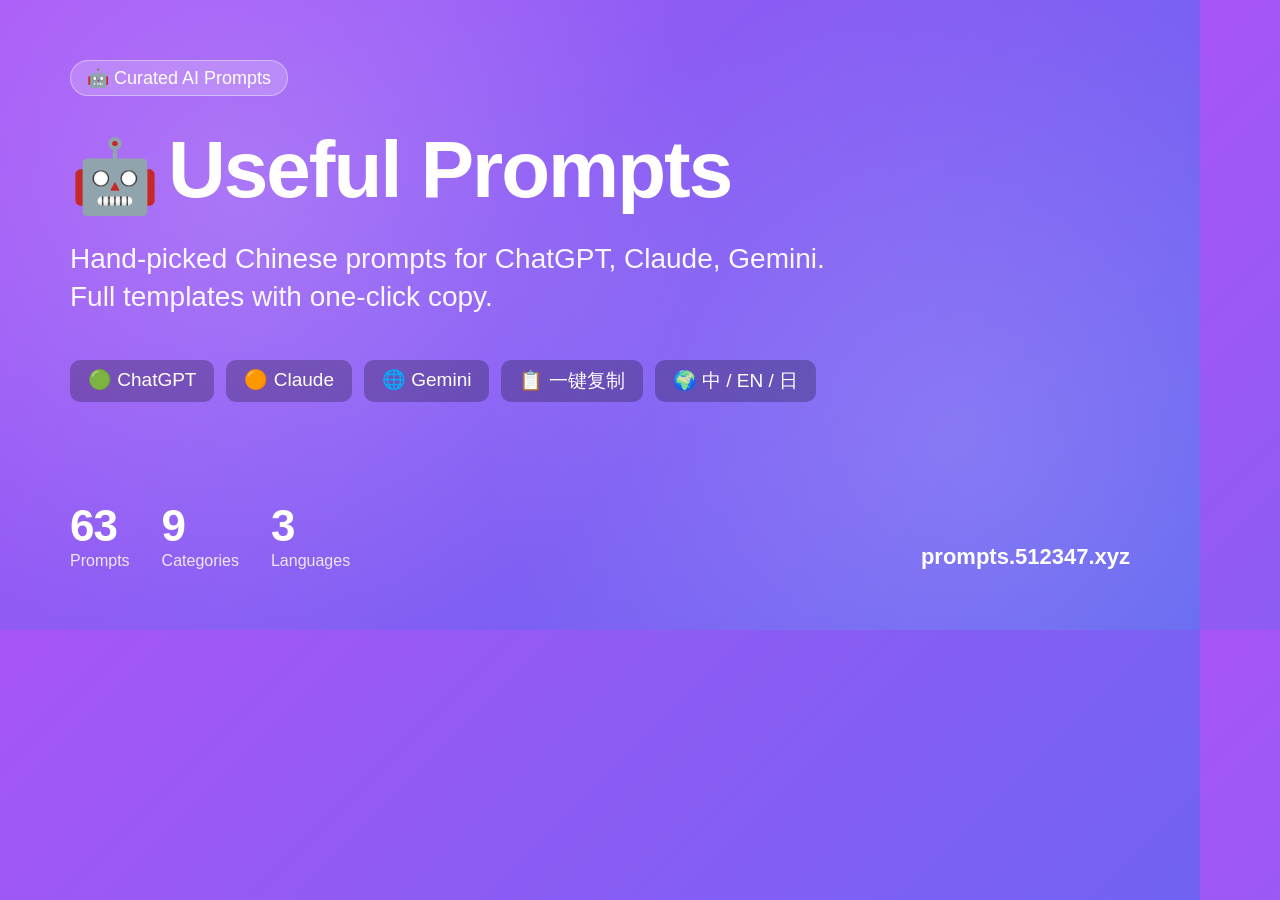
<file: scripts/og-template.html>
<!DOCTYPE html>
<html lang="en">
<head>
<meta charset="UTF-8">
<title>OG image</title>
<style>
  * { box-sizing: border-box; margin: 0; padding: 0; }
  html, body { width: 1200px; height: 630px; overflow: hidden; }
  body {
    background: linear-gradient(135deg, #a855f7 0%, #6366f1 100%);
    font-family: -apple-system, BlinkMacSystemFont, "Segoe UI", "PingFang SC", "Hiragino Sans GB", "Microsoft YaHei", sans-serif;
    color: white;
    position: relative;
  }
  body::before {
    content: ""; position: absolute; inset: 0;
    background-image:
      radial-gradient(circle at 20% 30%, rgba(255,255,255,0.18), transparent 45%),
      radial-gradient(circle at 80% 70%, rgba(255,255,255,0.15), transparent 45%);
  }
  .badge { position:absolute; top:60px; left:70px; padding:6px 16px; background:rgba(255,255,255,0.2); border:1px solid rgba(255,255,255,0.4); border-radius:999px; font-size:18px; font-weight:500; }
  h1 { position:absolute; top:130px; left:70px; font-size:80px; font-weight:800; letter-spacing:-2px; line-height:1; }
  h1 .emoji { font-size:72px; margin-right:10px; vertical-align:-4px; }
  .tagline { position:absolute; top:240px; left:70px; font-size:28px; font-weight:400; opacity:0.95; line-height:1.35; max-width:1060px; }
  .features { position:absolute; top:360px; left:70px; display:flex; gap:12px; flex-wrap:nowrap; }
  .feature { padding:8px 18px; background:rgba(0,0,0,0.25); border-radius:10px; font-size:19px; font-weight:500; white-space:nowrap; }
  .stats { position:absolute; bottom:60px; left:70px; display:flex; gap:32px; }
  .stat-num { font-size:44px; font-weight:800; line-height:1; letter-spacing:-1px; }
  .stat-lbl { font-size:16px; opacity:0.85; margin-top:4px; }
  .url { position:absolute; bottom:60px; right:70px; font-size:22px; font-weight:600; text-align:right; }
  .url small { display:block; font-size:15px; opacity:0.8; margin-top:4px; font-weight:400; }
</style>
</head>
<body>
  <span class="badge">🤖 Curated AI Prompts</span>
  <h1><span class="emoji">🤖</span>Useful Prompts</h1>
  <p class="tagline">Hand-picked Chinese prompts for ChatGPT, Claude, Gemini.<br>Full templates with one-click copy.</p>
  <div class="features">
    <span class="feature">🟢 ChatGPT</span>
    <span class="feature">🟠 Claude</span>
    <span class="feature">🌐 Gemini</span>
    <span class="feature">📋 一键复制</span>
    <span class="feature">🌍 中 / EN / 日</span>
  </div>
  <div class="stats">
    <div><div class="stat-num">63</div><div class="stat-lbl">Prompts</div></div>
    <div><div class="stat-num">9</div><div class="stat-lbl">Categories</div></div>
    <div><div class="stat-num">3</div><div class="stat-lbl">Languages</div></div>
  </div>
  <div class="url">
    prompts.512347.xyz
  </div>
</body>
</html>
</file>
